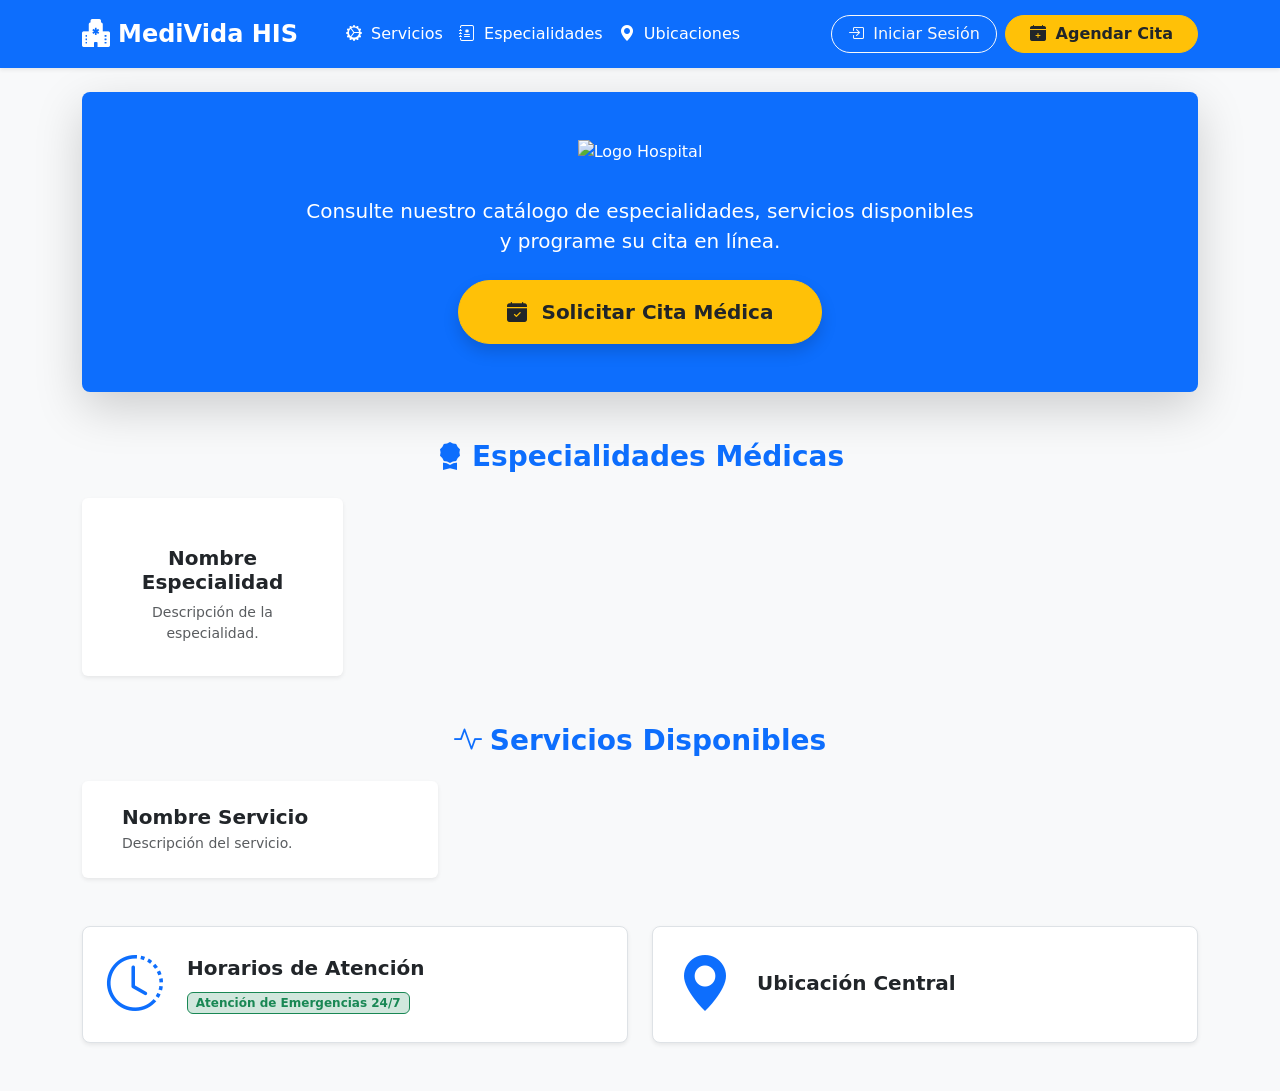
<file: src/main/resources/templates/portal/index.html>
<!DOCTYPE html>
<html xmlns:th="http://www.thymeleaf.org" lang="es">
<head>
    <meta charset="UTF-8">
    <meta name="viewport" content="width=device-width, initial-scale=1.0">
    <title th:text="${hospital != null ? hospital.nombre : 'Portal Hospitalario'}">Portal Hospitalario</title>

    <!-- Bootstrap 5 CSS -->
    <link href="https://cdn.jsdelivr.net/npm/bootstrap@5.3.0/dist/css/bootstrap.min.css" rel="stylesheet">
    <!-- Bootstrap Icons -->
    <link href="https://cdn.jsdelivr.net/npm/bootstrap-icons@1.11.1/font/bootstrap-icons.css" rel="stylesheet">
    <!-- CSS Personalizado del Proyecto -->
    <link rel="stylesheet" th:href="@{/css/styles.css}">
</head>
<body class="bg-light">

<!-- Navbar Principal -->
<nav class="navbar navbar-expand-lg navbar-dark bg-primary shadow-sm sticky-top">
    <div class="container">
        <a class="navbar-brand fw-bold fs-4 d-flex align-items-center" href="#">
            <i class="bi bi-hospital-fill me-2 fs-3"></i>
            <span th:text="${hospital != null ? hospital.nombre : 'MediVida HIS'}">MediVida HIS</span>
        </a>

        <button class="navbar-toggler" type="button" data-bs-toggle="collapse" data-bs-target="#navbarNav">
            <span class="navbar-toggler-icon"></span>
        </button>

        <div class="collapse navbar-collapse" id="navbarNav">
            <ul class="navbar-nav me-auto ms-4">
                <li class="nav-item"><a class="nav-link active" href="#servicios"><i class="bi bi-gear-wide-connected me-1"></i> Servicios</a></li>
                <li class="nav-item"><a class="nav-link active" href="#especialidades"><i class="bi bi-journal-medical me-1"></i> Especialidades</a></li>
                <li class="nav-item"><a class="nav-link active" href="#contacto"><i class="bi bi-geo-alt-fill me-1"></i> Ubicaciones</a></li>
            </ul>

            <div class="d-flex gap-2">
                <!-- Acceso Directo a Login para Usuarios Internos / Administrativos -->
                <a th:href="@{/login}" class="btn btn-outline-light rounded-pill px-3">
                    <i class="bi bi-box-arrow-in-right me-1"></i> Iniciar Sesión
                </a>
                <!-- Botón Único de Agendar Cita (Abre Modal de Verificación DPI)[cite: 2] -->
                <button class="btn btn-warning fw-bold text-dark rounded-pill px-4" data-bs-toggle="modal" data-bs-target="#modalVerificarDpi">
                    <i class="bi bi-calendar-plus-fill me-1"></i> Agendar Cita
                </button>
            </div>
        </div>
    </div>
</nav>

<!-- Hero Section -->
<div class="container my-4">
    <div class="p-5 text-center bg-primary text-white rounded-3 shadow-lg hero-banner">
        <div class="mb-3">
<!--            <i class="bi bi-heart-pulse-fill display-1 text-warning"></i>-->
            <img th:src="@{${hospital != null and hospital.rutaLogo != null ? hospital.rutaLogo : '/images/logo.png'}}"
                 alt="Logo Hospital" class="img-fluid mb-3" style="max-height: 150px; object-fit: contain;">
        </div>
        <p th:text="${hospital != null ? hospital.correo : 'Portal del Paciente'}"></p>
<!--        <h1 class="fw-bold display-4 mb-3" th:text="${hospital != null ? hospital.eslogan : 'Portal del Paciente'}">Portal del Paciente</h1>-->
        <p class="col-lg-8 mx-auto fs-5 opacity-90 mb-4">
            Consulte nuestro catálogo de especialidades, servicios disponibles y programe su cita en línea.
        </p>
        <button class="btn btn-warning btn-lg fw-bold text-dark px-5 py-3 rounded-pill shadow" data-bs-toggle="modal" data-bs-target="#modalVerificarDpi">
            <i class="bi bi-calendar-check-fill me-2"></i> Solicitar Cita Médica
        </button>
    </div>
</div>

<!-- Sección Especialidades (Desde Base de Datos / Cache)[cite: 2] -->
<div class="container my-5" id="especialidades">
    <h3 class="fw-bold text-primary mb-4 text-center">
        <i class="bi bi-award-fill me-2"></i>Especialidades Médicas
    </h3>
    <div class="row g-4">
        <div class="col-md-3" th:each="esp : ${especialidades}">
            <div class="card border-0 shadow-sm h-100 card-hover text-center p-3">
                <div class="card-body">
                    <div class="icon-box bg-primary-subtle text-primary mb-3 mx-auto">
                        <i th:class="'bi ' + ${esp.icono != null ? esp.icono : 'bi-patch-plus-fill'} + ' fs-2'"></i>
                    </div>
                    <h5 class="card-title fw-bold" th:text="${esp.nombre}">Nombre Especialidad</h5>
                    <p class="card-text text-muted small" th:text="${esp.descripcion}">Descripción de la especialidad.</p>
                </div>
            </div>
        </div>
    </div>
</div>

<!-- Sección Servicios Médicos (Desde Base de Datos / Cache)[cite: 2] -->
<div class="container my-5" id="servicios">
    <h3 class="fw-bold text-primary mb-4 text-center">
        <i class="bi bi-activity me-2"></i>Servicios Disponibles
    </h3>
    <div class="row g-4">
        <div class="col-md-4" th:each="srv : ${servicios}">
            <div class="card border-0 shadow-sm h-100 card-hover p-4 d-flex flex-row align-items-center">
                <div class="icon-box bg-primary text-white me-3 flex-shrink-0">
                    <i th:class="'bi ' + ${srv.icono != null ? srv.icono : 'bi-hospital'} + ' fs-3'"></i>
                </div>
                <div>
                    <h5 class="fw-bold mb-1" th:text="${srv.nombre}">Nombre Servicio</h5>
                    <p class="text-muted small mb-0" th:text="${srv.descripcion}">Descripción del servicio.</p>
                </div>
            </div>
        </div>
    </div>
</div>

<!-- Horarios y Ubicación de la Base de Datos[cite: 2] -->
<div class="container my-5" id="contacto">
    <div class="row g-4">
        <div class="col-md-6">
            <div class="p-4 bg-white rounded-3 shadow-sm border h-100 d-flex align-items-center">
                <i class="bi bi-clock-history text-primary display-4 me-4"></i>
                <div>
                    <h5 class="fw-bold mb-1">Horarios de Atención</h5>
<!--                    <p class="text-muted mb-0" th:text="${hospital != null ? hospital.horarioAtencion : 'Lunes a Viernes: 07:00 AM - 18:00 PM'}"></p>-->
                    <span class="badge bg-success-subtle text-success border border-success mt-2">Atención de Emergencias 24/7</span>
                </div>
            </div>
        </div>
        <div class="col-md-6">
            <div class="p-4 bg-white rounded-3 shadow-sm border h-100 d-flex align-items-center">
                <i class="bi bi-geo-alt-fill text-primary display-4 me-4"></i>
                <div>
                    <h5 class="fw-bold mb-1">Ubicación Central</h5>
                    <p class="text-muted mb-0" th:text="${hospital != null ? hospital.direccion : 'Dirección no configurada'}"></p>
                    <p class="text-muted mb-0" th:text="${hospital != null ? hospital.telefono : ''}"></p>
                </div>
            </div>
        </div>
    </div>
</div>

<!-- Modal Verificar Registro (DPI)[cite: 2] -->
<div class="modal fade" id="modalVerificarDpi" tabindex="-1" aria-hidden="true" data-bs-backdrop="static">
    <div class="modal-dialog modal-dialog-centered">
        <div class="modal-content border-0 shadow-lg">
            <div class="modal-header bg-primary text-white">
                <h5 class="modal-title fw-bold"><i class="bi bi-person-vcard-fill me-2"></i>Verificar Registro</h5>
                <button type="button" class="btn-close btn-close-white" data-bs-dismiss="modal" aria-label="Close"></button>
            </div>
            <div class="modal-body p-4">
                <p class="text-muted small mb-3">Ingrese su número de DPI para verificar si está registrado en el sistema[cite: 2].</p>

                <div class="mb-3">
                    <label for="dpiInput" class="form-label fw-bold">Número de DPI</label>
                    <div class="input-group">
                        <span class="input-group-text bg-light"><i class="bi bi-card-heading text-muted"></i></span>
                        <input type="text" id="dpiInput" class="form-control form-control-lg" maxlength="13" placeholder="Ej: 1234567890123">
                    </div>
                    <div class="d-flex justify-content-between align-items-center mt-2">
                        <span id="errorMsg" class="text-danger small fw-bold"></span>
                        <small class="text-muted ms-auto fw-bold" id="dpiCounter">0/13 dígitos</small> <!--[cite: 2] -->
                    </div>
                </div>
            </div>
            <div class="modal-footer bg-light">
                <button type="button" class="btn btn-secondary rounded-pill px-4" data-bs-dismiss="modal">
                    <i class="bi bi-x-circle me-1"></i> Cancelar
                </button>
                <button type="button" class="btn btn-primary rounded-pill px-4" id="btnVerificarDpi">
                    <span id="btnText"><i class="bi bi-search me-1"></i> Verificar DPI</span>
                    <span id="btnSpinner" class="spinner-border spinner-border-sm d-none ms-1" role="status"></span>
                </button>
            </div>
        </div>
    </div>
</div>

<!-- Scripts -->
<script src="https://cdn.jsdelivr.net/npm/bootstrap@5.3.0/dist/js/bootstrap.bundle.min.js"></script>
<script>
    const dpiInput = document.getElementById('dpiInput');
    const dpiCounter = document.getElementById('dpiCounter');
    const errorMsg = document.getElementById('errorMsg');
    const btnVerificar = document.getElementById('btnVerificarDpi');
    const btnText = document.getElementById('btnText');
    const btnSpinner = document.getElementById('btnSpinner');

    // Contador en tiempo real (X/13)[cite: 2]
    dpiInput.addEventListener('input', () => {
        dpiInput.value = dpiInput.value.replace(/\D/g, '');
        const len = dpiInput.value.length;
        dpiCounter.textContent = `${len}/13 dígitos`;
        errorMsg.textContent = '';
    });

    // Petición AJAX[cite: 2]
    btnVerificar.addEventListener('click', () => {
        const dpi = dpiInput.value;
        if (dpi.length !== 13) {
            errorMsg.textContent = 'El DPI debe contener exactamente 13 dígitos.';
            return;
        }

        btnText.innerHTML = '<i class="bi bi-hourglass-split me-1"></i> Verificando...'; //[cite: 2]
        btnSpinner.classList.remove('d-none');
        btnVerificar.disabled = true;

        fetch('/api/verificar-dpi', {
            method: 'POST',
            headers: { 'Content-Type': 'application/json' },
            body: JSON.stringify({ dpi: dpi })
        })
            .then(res => res.json())
            .then(data => {
                if (data.status === 'REGISTRADO' || data.status === 'NO_REGISTRADO') {
                    if (data.message) alert(data.message);
                    window.location.href = data.redirectUrl; //[cite: 2]
                } else {
                    errorMsg.textContent = data.message;
                    btnText.innerHTML = '<i class="bi bi-search me-1"></i> Verificar DPI';
                    btnSpinner.classList.add('d-none');
                    btnVerificar.disabled = false;
                }
            })
            .catch(() => {
                errorMsg.textContent = 'No se pudo conectar con el servidor. Intente de nuevo más tarde.'; //[cite: 2]
                btnText.innerHTML = '<i class="bi bi-search me-1"></i> Verificar DPI';
                btnSpinner.classList.add('d-none');
                btnVerificar.disabled = false;
            });
    });
</script>
</body>
</html>
</file>
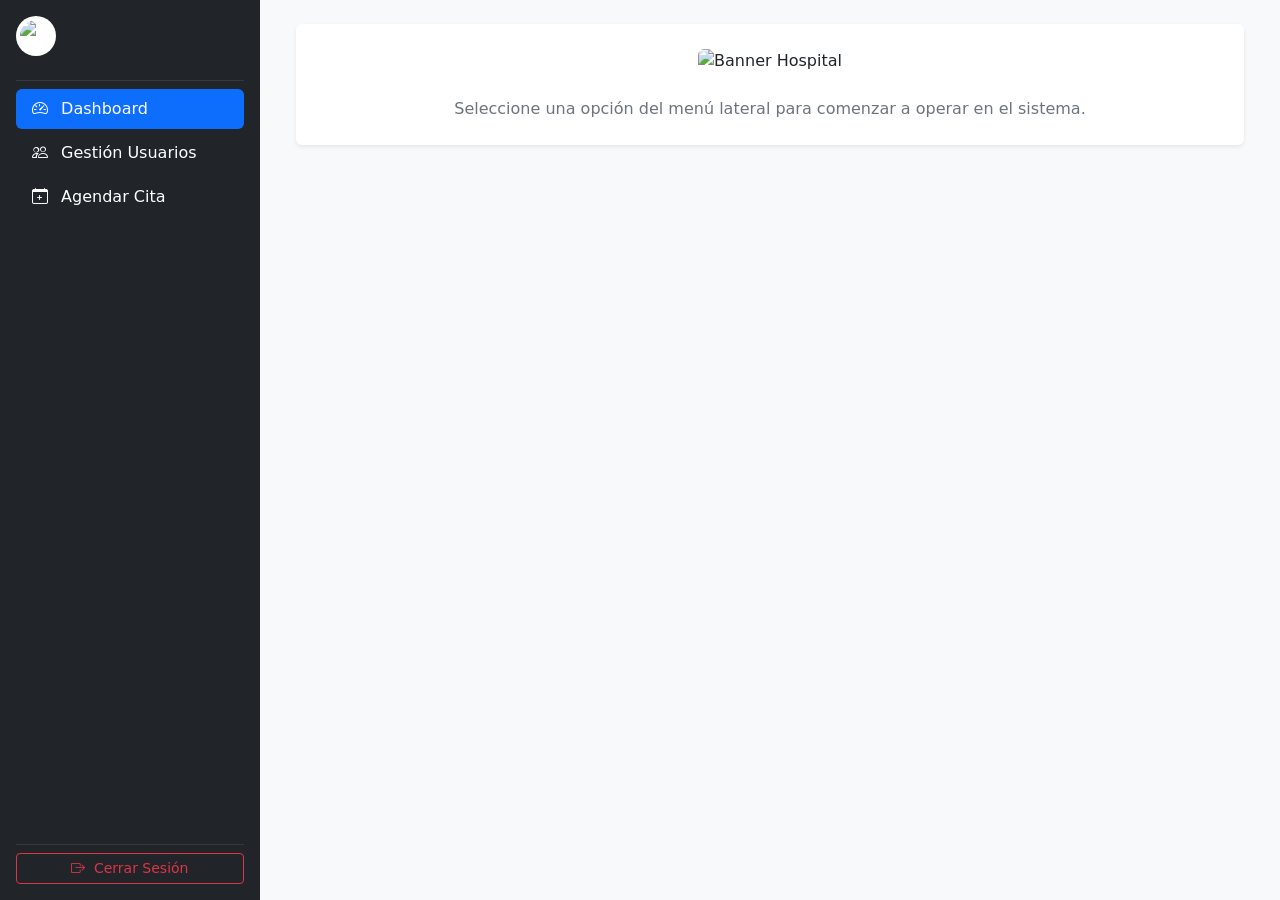
<file: src/main/resources/templates/dashboard.html>
<!DOCTYPE html>
<html xmlns:th="http://www.thymeleaf.org">
<head>
    <meta charset="UTF-8">
    <meta name="viewport" content="width=device-width, initial-scale=1.0">
    <title th:text="${hospital != null ? hospital.nombre : 'MediVida'} + ' - Dashboard'"></title>
    <link rel="icon" th:href="@{/favicon.ico}" type="image/x-icon">
    <link rel="stylesheet" href="https://cdn.jsdelivr.net/npm/bootstrap@5.3.0/dist/css/bootstrap.min.css">
    <link rel="stylesheet" href="https://cdn.jsdelivr.net/npm/bootstrap-icons@1.11.0/font/bootstrap-icons.css">
</head>
<body>

<div class="d-flex" style="min-height: 100vh;">
    <!-- Sidebar -->
    <aside class="bg-dark text-white p-3 d-flex flex-column" style="width: 260px; flex-shrink: 0;">
        <!-- Logo Header -->
        <a th:href="@{/dashboard}" class="d-flex align-items-center mb-3 text-white text-decoration-none">
            <img th:src="@{${hospital != null ? hospital.rutaLogo : '/images/logo.png'}}"
                 alt="Logo" width="40" height="40" class="me-2 rounded-circle bg-white p-1">
            <span class="fs-6 fw-bold text-truncate" th:text="${hospital != null ? hospital.nombre : 'MediVida'}"></span>
        </a>

        <hr class="border-secondary my-2">

        <!-- Opciones del Menú -->
        <ul class="nav nav-pills flex-column mb-auto">
            <li class="nav-item mb-1">
                <a th:href="@{/dashboard}" class="nav-link active">
                    <i class="bi bi-speedometer2 me-2"></i> Dashboard
                </a>
            </li>
            <li class="nav-item mb-1">
                <a th:href="@{/usuarios/listar}" class="nav-link text-white">
                    <i class="bi bi-people me-2"></i> Gestión Usuarios
                </a>
            </li>
            <li class="nav-item mb-1">
                <a th:href="@{/citas/agendar}" class="nav-link text-white">
                    <i class="bi bi-calendar-plus me-2"></i> Agendar Cita
                </a>
            </li>
        </ul>

        <hr class="border-secondary my-2">

        <!-- Logout -->
        <div>
            <form th:action="@{/logout}" method="post">
                <button type="submit" class="btn btn-outline-danger w-100 btn-sm">
                    <i class="bi bi-box-arrow-right me-1"></i> Cerrar Sesión
                </button>
            </form>
        </div>
    </aside>

    <!-- Área de Contenido Principal -->
    <main class="flex-grow-1 p-4 bg-light">
        <div class="container-fluid">
            <!-- Banner / Mensaje de Bienvenida -->
            <div class="card border-0 shadow-sm p-4 text-center mb-4">
                <div class="mb-3">
                    <img th:src="@{${hospital != null ? hospital.rutaBanner : '/images/banner.png'}}"
                         alt="Banner Hospital" class="img-fluid rounded" style="max-height: 200px; width: 100%; object-fit: cover;">
                </div>
                <h2 class="text-primary fw-bold" th:text="'¡Bienvenido a ' + (${hospital != null ? hospital.nombre : 'MediVida'}) + '!'"></h2>
                <p class="text-secondary mb-0">Seleccione una opción del menú lateral para comenzar a operar en el sistema.</p>
            </div>
        </div>
    </main>
</div>

</body>
</html>
</file>
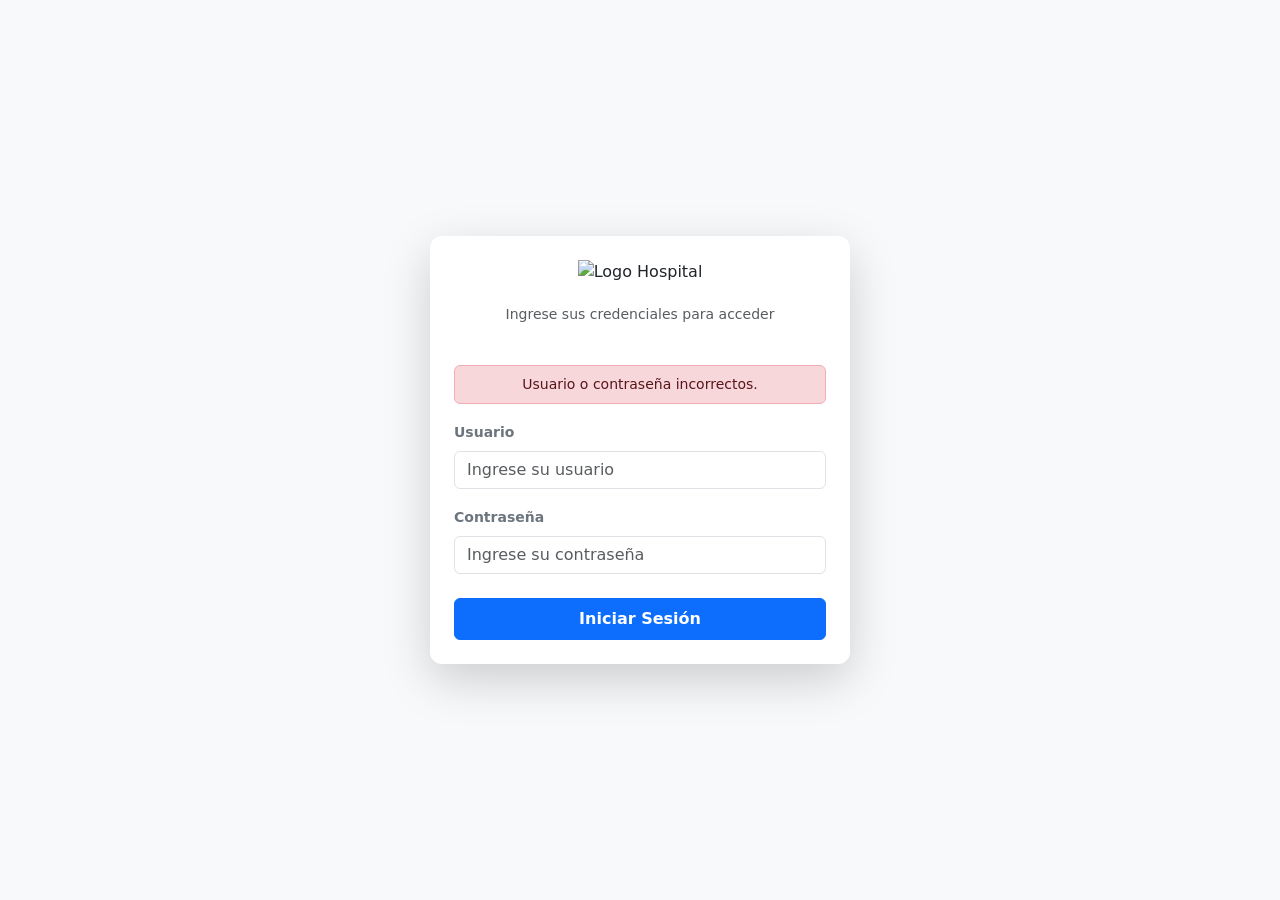
<file: src/main/resources/templates/login.html>
<!DOCTYPE html>
<html xmlns:th="http://www.thymeleaf.org">
<head>
    <meta charset="UTF-8">
    <meta name="viewport" content="width=device-width, initial-scale=1.0">
    <title th:text="${hospital != null ? hospital.nombre : 'MediVida'} + ' - Login'"></title>
    <link rel="icon" th:href="@{/favicon.ico}" type="image/x-icon">
    <link rel="stylesheet" href="https://cdn.jsdelivr.net/npm/bootstrap@5.3.0/dist/css/bootstrap.min.css">
</head>
<body class="bg-light d-flex align-items-center justify-content-center vh-100">

<div class="card shadow-lg border-0 p-4" style="max-width: 420px; width: 100%; border-radius: 12px;">
    <div class="text-center mb-4">
        <img th:src="@{${hospital != null ? hospital.rutaLogo : '/images/logo.png'}}"
             alt="Logo Hospital" class="img-fluid mb-3" style="max-height: 150px; object-fit: contain;">
        <h4 th:text="${hospital != null ? hospital.nombre : 'Hospital MediVida'}" class="fw-bold text-primary mb-1"></h4>
        <p class="text-muted small">Ingrese sus credenciales para acceder</p>
    </div>

    <div th:if="${param.error}" class="alert alert-danger py-2 text-center small mb-3">
        Usuario o contraseña incorrectos.
    </div>

    <form th:action="@{/login}" method="post">
        <div class="mb-3">
            <label for="username" class="form-label text-secondary small fw-bold">Usuario</label>
            <input type="text" id="username" name="username" class="form-control" required placeholder="Ingrese su usuario">
        </div>
        <div class="mb-4">
            <label for="password" class="form-label text-secondary small fw-bold">Contraseña</label>
            <input type="password" id="password" name="password" class="form-control" required placeholder="Ingrese su contraseña">
        </div>
        <button type="submit" class="btn btn-primary w-100 fw-bold py-2">Iniciar Sesión</button>
    </form>
</div>

</body>
</html>
</file>
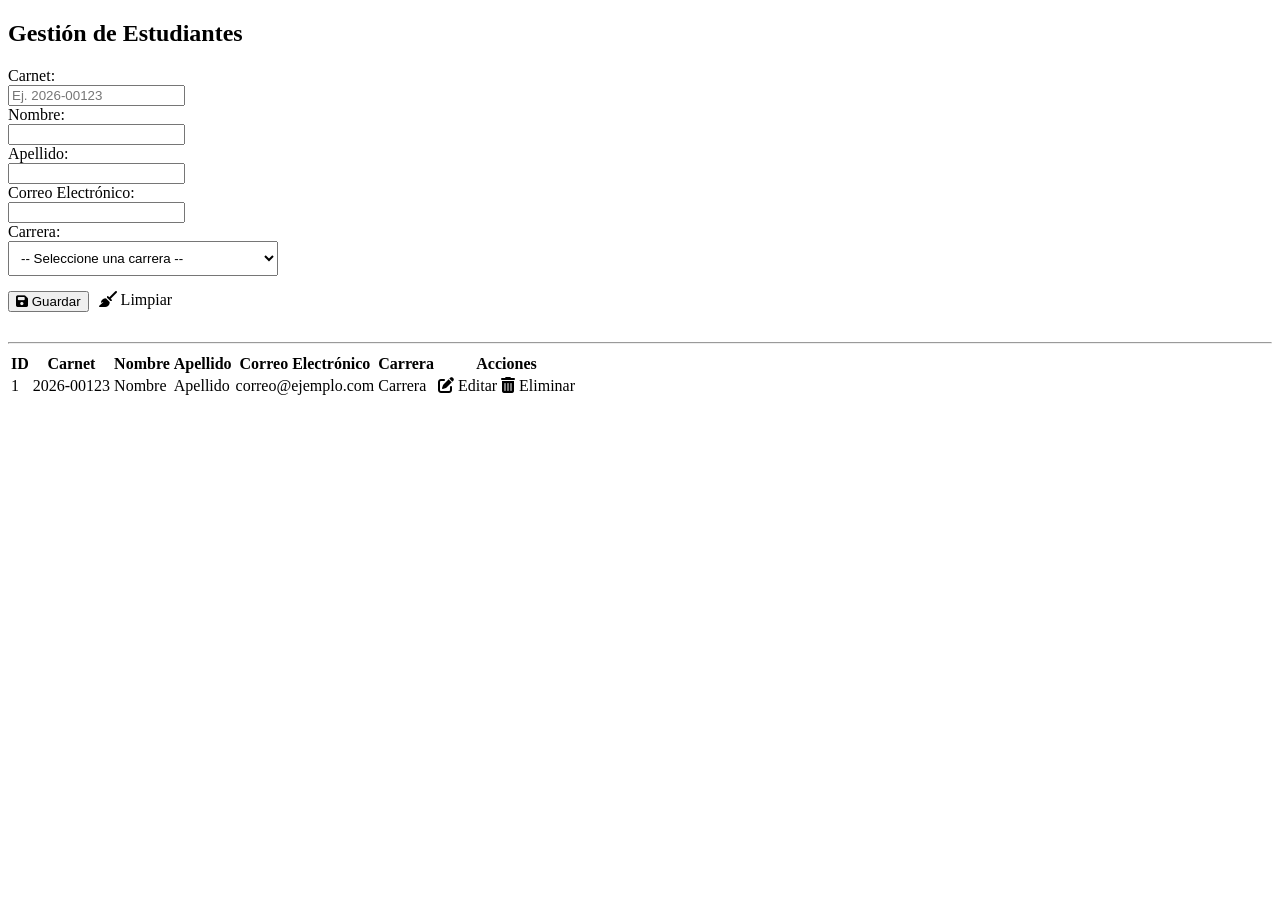
<file: src/main/resources/templates/estudiantes/lista.html>
<!DOCTYPE html>
<html xmlns:th="http://www.thymeleaf.org">
<head>
    <meta charset="UTF-8">
    <title>Módulo de Estudiantes</title>
    <link rel="stylesheet" th:href="@{/css/estilos.css}">
    <link rel="stylesheet" href="https://cdnjs.cloudflare.com/ajax/libs/font-awesome/6.4.0/css/all.min.css">
</head>
<body>

<!-- Menú Lateral -->
<div th:replace="~{layout/sidebar :: menuLateral}"></div>

<!-- Contenido -->
<div class="content">
    <h2>Gestión de Estudiantes</h2>

    <!-- Formulario -->
    <form th:action="@{/estudiantes/guardar}" th:object="${estudiante}" method="post">
        <input type="hidden" th:field="*{id}" />
        <input type="hidden" th:field="*{activo}" />

        <div class="form-group">
            <label>Carnet:</label><br>
            <input type="text" th:field="*{carnet}" placeholder="Ej. 2026-00123" required />
        </div>

        <div class="form-group">
            <label>Nombre:</label><br>
            <input type="text" th:field="*{nombre}" required />
        </div>

        <div class="form-group">
            <label>Apellido:</label><br>
            <input type="text" th:field="*{apellido}" required />
        </div>

        <div class="form-group">
            <label>Correo Electrónico:</label><br>
            <input type="email" th:field="*{email}" required />
        </div>

        <!-- Select de Carrera cargado desde Caché -->
        <div class="form-group">
            <label>Carrera:</label><br>
            <select th:field="*{carrera.id}" required style="padding: 8px; width: 270px;">
                <option value="">-- Seleccione una carrera --</option>
                <option th:each="c : ${carreras}"
                        th:value="${c.id}"
                        th:text="${c.nombre}">
                </option>
            </select>
        </div>

        <div style="display: flex; gap: 10px; margin-top: 15px;">
            <button type="submit">
                <i class="fa-solid fa-floppy-disk"></i> Guardar
            </button>

            <a th:href="@{/estudiantes}" class="btn-clear">
                <i class="fa-solid fa-broom"></i> Limpiar
            </a>
        </div>
    </form>

    <hr style="margin-top: 30px;">

    <!-- Tabla -->
    <table>
        <thead>
        <tr>
            <th>ID</th>
            <th>Carnet</th>
            <th>Nombre</th>
            <th>Apellido</th>
            <th>Correo Electrónico</th>
            <th>Carrera</th>
            <th>Acciones</th>
        </tr>
        </thead>
        <tbody>
        <tr th:each="e : ${estudiantes}">
            <td th:text="${e.id}">1</td>
            <td th:text="${e.carnet}">2026-00123</td>
            <td th:text="${e.nombre}">Nombre</td>
            <td th:text="${e.apellido}">Apellido</td>
            <td th:text="${e.email}">correo@ejemplo.com</td>
            <td th:text="${e.carrera != null ? e.carrera.nombre : 'Sin asignación'}">Carrera</td>
            <td>
                <a th:href="@{/estudiantes/editar/{id}(id=${e.id})}" class="btn-edit">
                    <i class="fa-solid fa-pen-to-square"></i> Editar
                </a>
                <a th:href="@{/estudiantes/eliminar/{id}(id=${e.id})}" class="btn-delete" onclick="return confirm('¿Desea dar de baja a este estudiante?')">
                    <i class="fa-solid fa-trash-can"></i> Eliminar
                </a>
            </td>
        </tr>
        </tbody>
    </table>
</div>

</body>
</html>
</file>
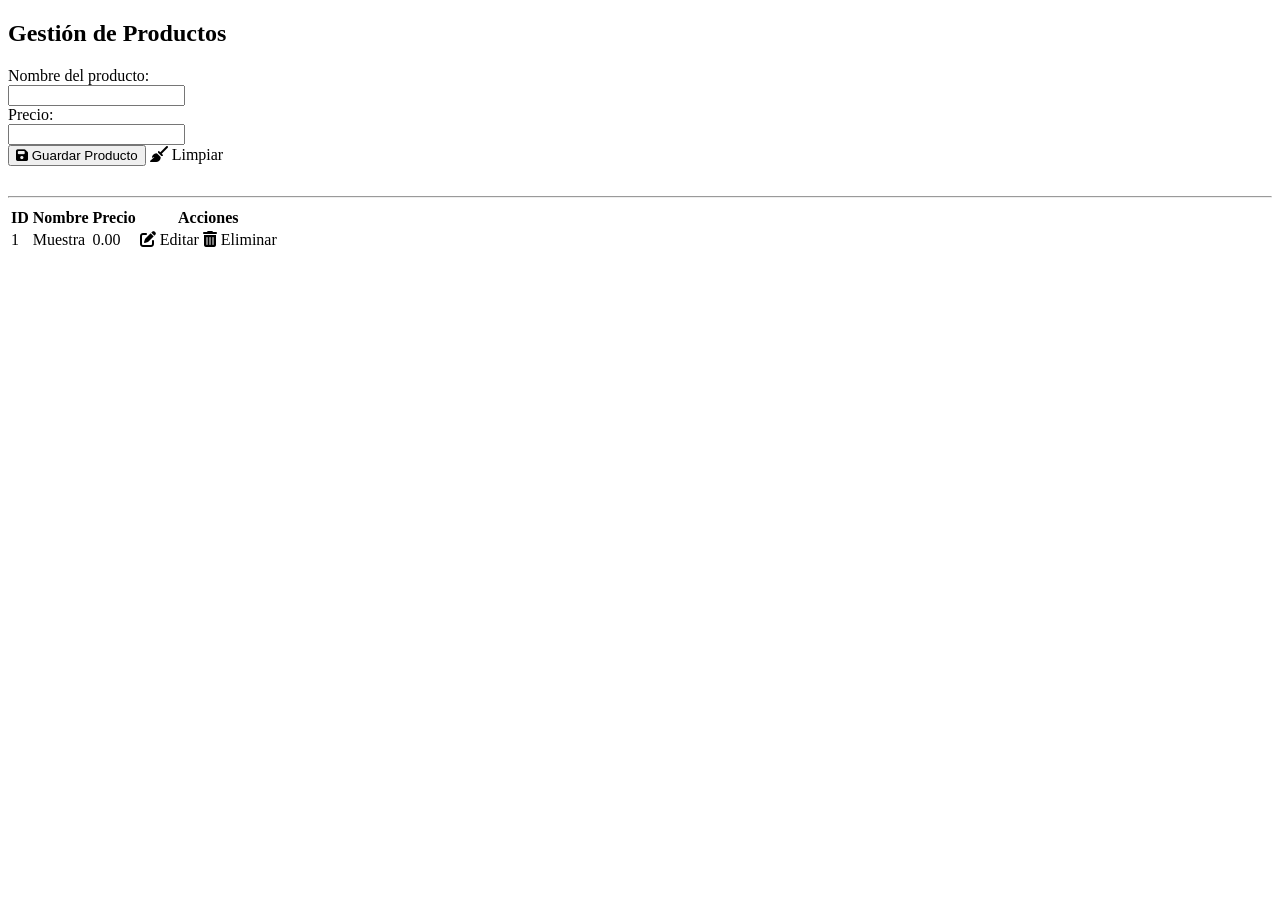
<file: src/main/resources/templates/productos/lista.html>
<!DOCTYPE html>
<html xmlns:th="http://www.thymeleaf.org">
<head>
    <meta charset="UTF-8">
    <title>Módulo de Productos</title>
    <!-- Vinculo al archivo CSS centralizado -->
    <link rel="stylesheet" th:href="@{/css/estilos.css}">
    <!-- Font Awesome Icons -->
    <link rel="stylesheet" href="https://cdnjs.cloudflare.com/ajax/libs/font-awesome/6.4.0/css/all.min.css">
</head>
<body>

<!-- Menú Lateral -->
<div th:replace="~{layout/sidebar :: menuLateral}"></div>

<!-- Contenido -->
<div class="content">
    <h2>Gestión de Productos</h2>

    <!-- Formulario -->
    <form th:action="@{/productos/guardar}" th:object="${producto}" method="post">
        <input type="hidden" th:field="*{id}" />

        <div class="form-group">
            <label>Nombre del producto:</label><br>
            <input type="text" th:field="*{nombre}" required />
        </div>

        <div class="form-group">
            <label>Precio:</label><br>
            <input type="number" step="0.01" th:field="*{precio}" required />
        </div>

        <button type="submit">
            <i class="fa-solid fa-floppy-disk"></i> Guardar Producto
        </button>
        <a th:href="@{/productos}" class="btn-clear">
            <i class="fa-solid fa-broom"></i> Limpiar
        </a>
    </form>

    <hr style="margin-top: 30px;">

    <!-- Tabla -->
    <table>
        <thead>
        <tr>
            <th>ID</th>
            <th>Nombre</th>
            <th>Precio</th>
            <th>Acciones</th>
        </tr>
        </thead>
        <tbody>
        <tr th:each="p : ${productos}">
            <td th:text="${p.id}">1</td>
            <td th:text="${p.nombre}">Muestra</td>
            <td th:text="${'Q ' + p.precio}">0.00</td>
            <td>
                <a th:href="@{/productos/editar/{id}(id=${p.id})}" class="btn-edit">
                    <i class="fa-solid fa-pen-to-square"></i> Editar
                </a>
                <a th:href="@{/productos/eliminar/{id}(id=${p.id})}" class="btn-delete" onclick="return confirm('¿Seguro que deseas eliminar este registro?')">
                    <i class="fa-solid fa-trash-can"></i> Eliminar
                </a>
            </td>
        </tr>
        </tbody>
    </table>
</div>

</body>
</html>
</file>
